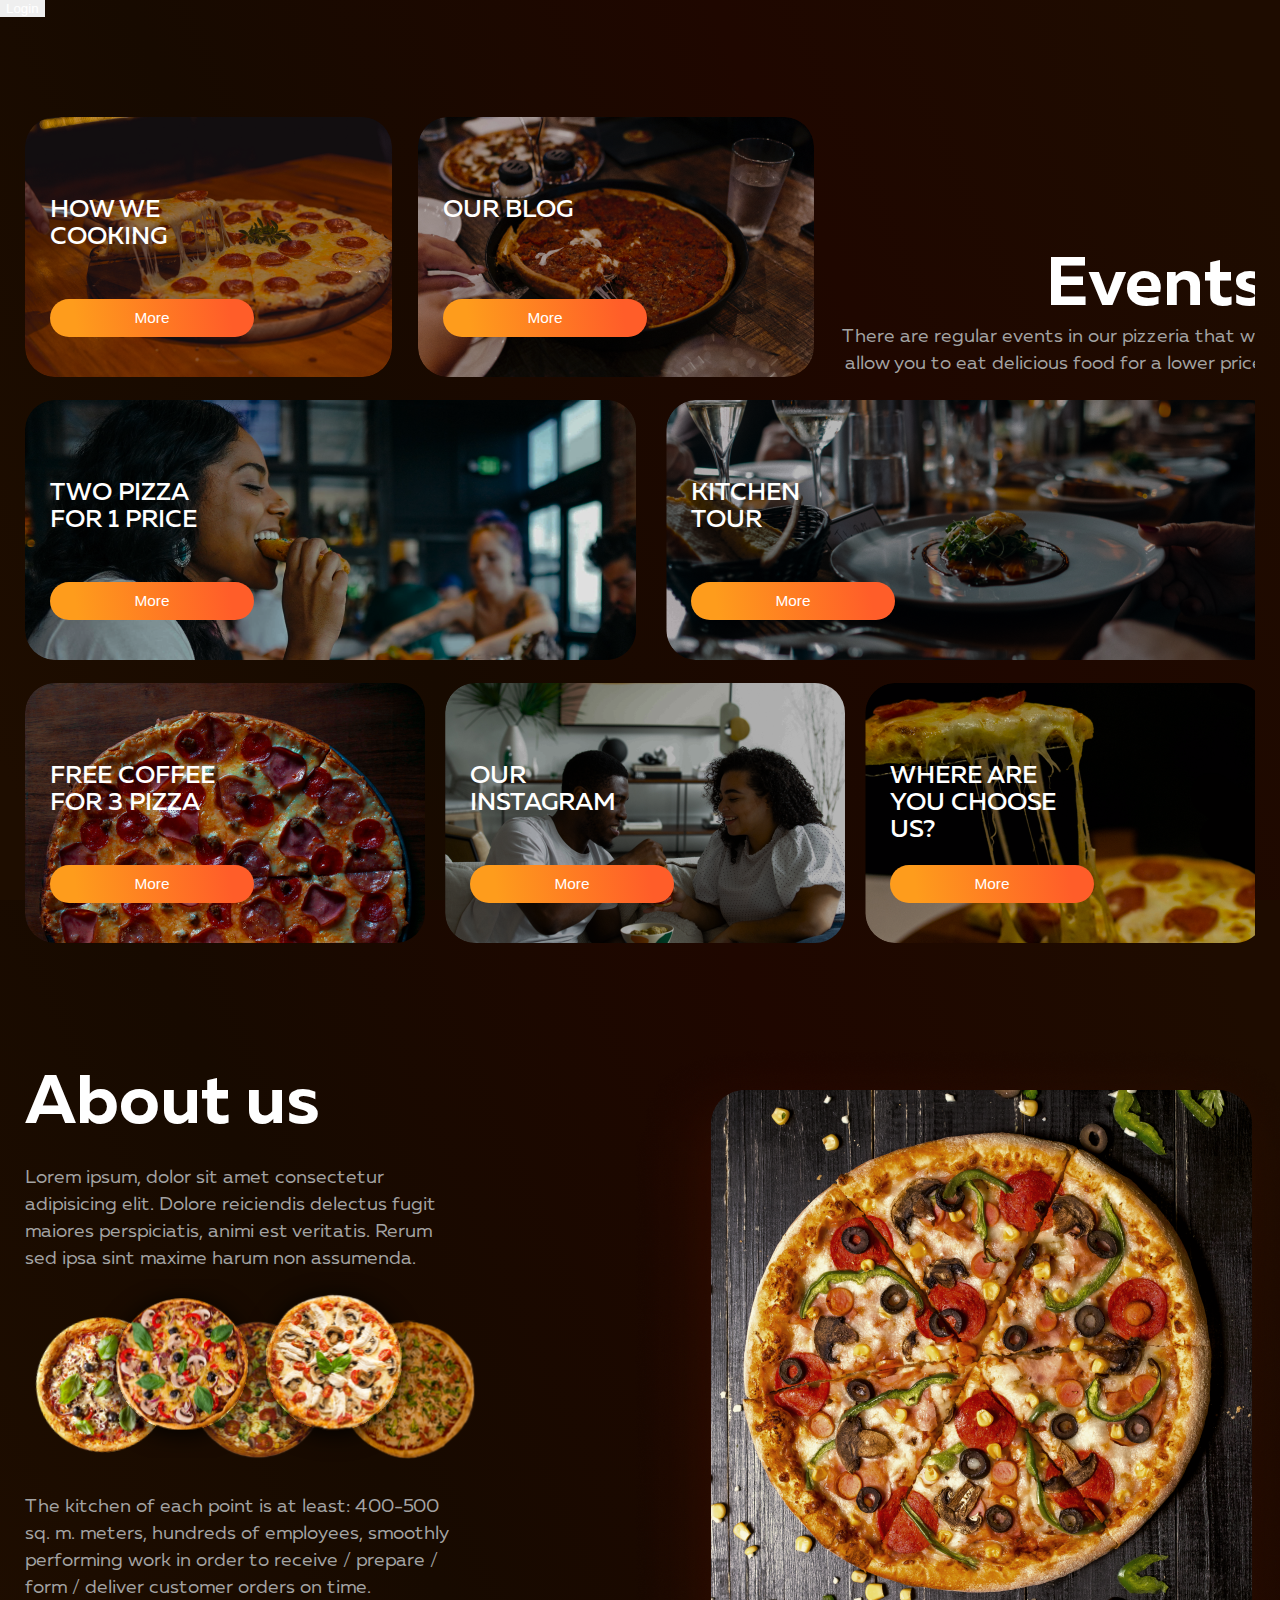
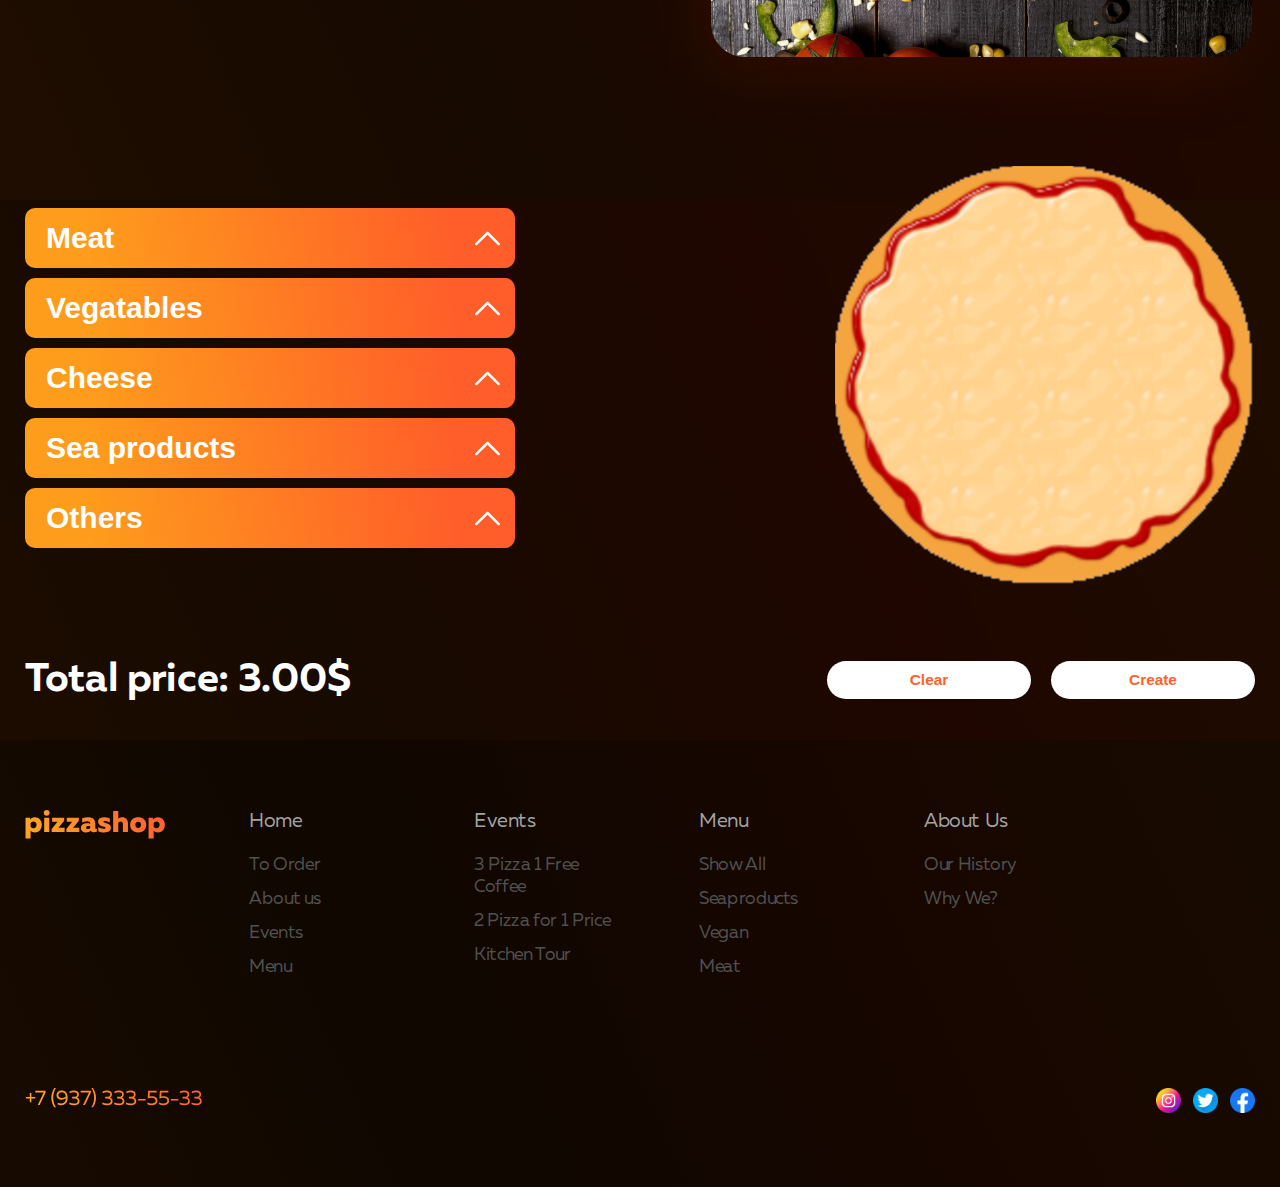
<file: index.html>
<!DOCTYPE html>
<html lang="en">
<head>
    <meta charset="UTF-8">
    <meta http-equiv="X-UA-Compatible" content="IE=edge">
    <meta name="viewport" content="width=device-width, initial-scale=1.0">
    <link rel="stylesheet" href="css/style.css">
    <script src="./js/scroll.js" defer></script>
    <script src="./js/constructorPizza.js" defer></script>
    <script src="./js/popup.js" defer></script>
    <title>Document</title>
</head>
<body>
    <button class="login">Login</button>
    <div class="login-menu">
        <div class="login">
            <div class="login__container">
                <div class="login__left">
                    <h2 class="login__left-title">Pizza</h2>

                    <div class="login__left-description">
                        Order or create your own pizza
                    </div>
                    <div class="login__left-image">
                        <img src="./img/aboutUs/mainpizza.png" alt="pizza">
                    </div>
                    <span class="login__author">
                        Created by ChatGPT :)
                    </span>
                </div>
                <div class="login__right">
                    <div class="login__right-top">
                        <p>Not a member?</p><span class="signup-span">Sign up now</span>
                    </div>
                    <h1 class="login__form-title" >Sign in to Pizza</h1>
                    <form class="login__form" id="signin-form">
                        <div class="login__data">
                            <label class="login__item-text">Username</label>
                            <input type="text" class="login__input" id="signin-name">
                        </div>
                        <div class="login__password">
                            <label class="login__item-text">Password</label>
                            <input type="password" class="login__input" id="signin-password">
                            <label class="login__forgot" id="forgot-input">Forgot password?</label>
                        </div>
                        <button class="login__form-button signin-btn">
                            Sign in
                        </button>
                    </form>
                    <form class="login__form" id="signup-form">
                        <div class="login__data">
                            <label class="login__item-text">Username</label>
                            <input type="text" class="login__input" id="username-input" placeholder="James" !important>
                        </div>
                        <div class="login__email">
                            <label class="login__item-text">Email</label>
                            <input type="email" class="login__input" id="email-input" placeholder="james@gmail.com">
                        </div>
                        <div class="login__password">
                            <div class="login__wrapper">
                                <label class="login__item-text">Password</label>
                                <label class="generate">Generate</label>
                            </div>
                            <input type="text" class="login__input" id="password-input" placeholder="12345678   (min.length - 8)">
                        </div>
                        <button class="login__form-button signup-btn">
                            Sign up
                        </button>
                    </form>
                    <form class="login__form" id="forgot-form">
                        <div class="login__password-1">
                            <label class="login__item-text">New password</label>
                            <input type="password" class="login__input" id="signin-password-1" placeholder="12345678   (min.length - 8)">
                        </div>
                        <div class="login__password">
                            <label class="login__item-text">Verify password</label>
                            <input type="password" class="login__input" id="signin-password-2" >
                        </div>
                        <button class="login__form-button" id="change-btn">
                            Change
                        </button>
                    </form>
                </div>
            </div>
        </div>
    </div>
    <section class="section-events" id="events">
        <div class="container">
            <div class="events">
                <div class="events__section-first">
                    <div class="events__item">
                        <div class="events__title title" id="cook">
                            HOW WE COOKING
                        </div>
                        <a href="more.html"><button class="button events__button">
                            More
                        </button></a>
                    </div>
                    <div class="events__item" id="blog">
                        <div class="events__title title">
                            OUR BLOG
                        </div>
                        <a href="more.html"><button class="button events__button">
                            More
                        </button></a>
                    </div>
                    <div class="events__paragraph">
                        <div class="head events__header">
                            Events
                        </div>
                        <div class="description events__description">
                            There are regular events in our pizzeria that will allow you to eat delicious food for a lower price!
                        </div>
                    </div>
                </div>
                <div class="events__section-second">
                    <div class="events__item-second">
                        <div class="events__title title" id="twopizza">
                            TWO PIZZA FOR 1 PRICE
                        </div>
                        <a href="more.html"><button class="button events__button">
                            More
                        </button></a>
                    </div>
                    <div class="events__item-second">
                        <div class="events__title title" id="tour">
                            KITCHEN TOUR
                        </div>
                        <a href="more.html"><button class="button events__button">
                            More
                        </button></a>
                    </div>
                </div>
                <div class="events__section-third">
                    <div class="events__item-third">
                        <div class="events__title title" id="coffee">
                            FREE COFFEE FOR 3 PIZZA
                        </div>
                        <a href="more.html"><button class="button events__button">
                            More
                        </button></a>
                    </div>
                    <div class="events__item-third">
                        <div class="events__title title" id="social">
                            OUR INSTAGRAM
                        </div>
                        <a href="more.html"><button class="button events__button">
                            More
                        </button></a>
                    </div>
                    <div class="events__item-third">
                        <div class="events__title title" id="whywe">
                            WHERE ARE YOU CHOOSE US?
                        </div>
                        <a href="more.html"><button class="button events__button">
                            More
                        </button></a>
                    </div>
            </div>
        </div>
    </section>
    <section class="section-about" id="about">
        <div class="container">
            <div class="about">
                <div class="about__item about__left">
                    <div class="head about__header">
                        About us
                    </div>
                    <div class="description about__description">
                        Lorem ipsum, dolor sit amet consectetur adipisicing elit. Dolore reiciendis delectus fugit maiores perspiciatis, animi est veritatis. Rerum sed ipsa sint maxime harum non assumenda.
                    </div>
                    <div class="about__image">
                        <img src="./img/aboutUs/varietyofpizza.svg" alt="img">
                    </div>
                    <div class="description about__description">
                        The kitchen of each point is at least: 400-500 sq. m. meters, hundreds of employees, smoothly performing work in order to receive / prepare / form / deliver customer orders on time.
                    </div>
                </div>
                <div class="about__item about__right">
                    <div class="about__pizza">
                        <img src="./img/aboutUs/mainpizza.png" alt="img">
                    </div>
                </div>
            </div>
        </div>
    </section>
    <section class="section-constructor" id="constructor">
        <div class="container">
            <div class="constructor">
                <div class="constructor__wrapper">
                    <div class="constructor__left">
                        <ul class="constructor__list">
                            <li class="constructor__list-item">
                                <div class="constructor__button-wrapper">
                                    <button class="constructor__button" type="button">
                                        Meat
                                    </button>
                                </div>
                                <div class="constructor__choose hidden"> <!--hidden-->
                                    <div class="constructor__block">
                                        <label for="check_1" class="constructor__choose-item" data-price="1">
                                            <span class="constructor__choose-image">
                                                <img src="./img/constructor/salami-choose.svg" alt="salami">
                                            </span>
                                            <span class="constructor__choose-name">
                                                Paperonni
                                            </span>
                                            <span class="constructor__choose-price">
                                                1$
                                            </span>
                                        </lable>
                                        <input type="checkbox" class="constructor__choose-input" id="check_1">
                                    </div>
                                    <div class="constructor__block">
                                        <label for="check_2" class="constructor__choose-item" data-price="0.8">
                                            <span class="constructor__choose-image">
                                                <img src="./img/constructor/backon-choose.svg" alt="backon">
                                            </span>
                                            <span class="constructor__choose-name">
                                                Backon
                                            </span>
                                            <span class="constructor__choose-price">
                                                0.8$
                                            </span>
                                        </lable>
                                        <input type="checkbox" class="constructor__choose-input" id="check_2">
                                    </div>
                                    <div class="constructor__block">
                                        <label for="check_3" class="constructor__choose-item" data-price="1.2">
                                            <span class="constructor__choose-image">
                                                <img src="./img/constructor/st-choose.svg" alt="Steak">
                                            </span>
                                            <span class="constructor__choose-name">
                                                Steak
                                            </span>
                                            <span class="constructor__choose-price">
                                                1.2$
                                            </span>
                                        </lable>
                                        <input type="checkbox" class="constructor__choose-input" id="check_3">
                                    </div>
                                </div>
                            </li>
                            <li class="constructor__list-item">
                                <div class="constructor__button-wrapper">
                                    <button class="constructor__button" type="button">
                                        Vegatables
                                    </button>
                                </div>
                                <div class="constructor__choose hidden"> <!--hidden-->
                                    <div class="constructor__block">
                                        <label for="check_4" class="constructor__choose-item" data-price="0.5">
                                            <span class="constructor__choose-image">
                                                <img src="./img/constructor/tomatoes-choosr.svg" alt="tomatoes">
                                            </span>
                                            <span class="constructor__choose-name">
                                                Tomatoes
                                            </span>
                                            <span class="constructor__choose-price">
                                                0.5$
                                            </span>
                                        </lable>
                                        <input type="checkbox" class="constructor__choose-input" id="check_4">
                                    </div>
                                    <div class="constructor__block">
                                        <label for="check_5" class="constructor__choose-item" data-price="0.6">
                                            <span class="constructor__choose-image">
                                                <img src="./img/constructor/mashrooms-choose.svg" alt="salami">
                                            </span>
                                            <span class="constructor__choose-name">
                                                Mashrooms
                                            </span>
                                            <span class="constructor__choose-price">
                                                0.6$
                                            </span>
                                        </lable>
                                        <input type="checkbox" class="constructor__choose-input" id="check_5">
                                    </div>
                                </div>
                            </li>
                            <li class="constructor__list-item">
                                <div class="constructor__button-wrapper">
                                    <button class="constructor__button" type="button">
                                        Cheese
                                    </button>
                                </div>
                                <div class="constructor__choose hidden"> <!--hidden-->
                                    <div class="constructor__block">
                                        <label for="check_6" class="constructor__choose-item" data-price="0.65">
                                            <span class="constructor__choose-image">
                                                <img src="./img/constructor/cheese-slice.svg" alt="cheese">
                                            </span>
                                            <span class="constructor__choose-name">
                                                Cheese slices
                                            </span>
                                            <span class="constructor__choose-price">
                                                0.65$
                                            </span>
                                        </lable>
                                        <input type="checkbox" class="constructor__choose-input" id="check_6">
                                    </div>
                                </div>
                            </li>
                            <li class="constructor__list-item">
                                <div class="constructor__button-wrapper">
                                    <button class="constructor__button" type="button">
                                        Sea products
                                    </button>
                                </div>
                                <div class="constructor__choose hidden"> <!--hidden-->
                                    <div class="constructor__block">
                                        <label for="check_7" class="constructor__choose-item" data-price="1.5">
                                            <span class="constructor__choose-image">
                                                <img src="./img/constructor/shrimp.svg" alt="shrimp">
                                            </span>
                                            <span class="constructor__choose-name">
                                                Shripms
                                            </span>
                                            <span class="constructor__choose-price">
                                                1.5$
                                            </span>
                                        </lable>
                                        <input type="checkbox" class="constructor__choose-input" id="check_7">
                                    </div>
                                </div>
                            </li>
                            <li class="constructor__list-item">
                                <div class="constructor__button-wrapper">
                                    <button class="constructor__button" type="button">
                                        Others
                                    </button>
                                </div>
                                <div class="constructor__choose hidden"> <!--hidden-->
                                    <div class="constructor__block">
                                        <label for="check_8" class="constructor__choose-item" data-price="0.3">
                                            <span class="constructor__choose-image">
                                                <img src="./img/constructor/olive.svg" alt="olive">
                                            </span>
                                            <span class="constructor__choose-name">
                                                Olives
                                            </span>
                                            <span class="constructor__choose-price">
                                                0.3$
                                            </span>
                                        </lable>
                                        <input type="checkbox" class="constructor__choose-input" id="check_8">
                                    </div>
                                    <div class="constructor__block">
                                        <label for="check_9" class="constructor__choose-item" data-price="0.15">
                                            <span class="constructor__choose-image">
                                                <img src="./img/constructor/onion.svg" alt="onion">
                                            </span>
                                            <span class="constructor__choose-name">
                                                Onion rings
                                            </span>
                                            <span class="constructor__choose-price">
                                                0.15$
                                            </span>
                                        </lable>
                                        <input type="checkbox" class="constructor__choose-input" id="check_9">
                                    </div>
                                </div>
                            </li>
                        </ul>
                    </div>
                    <div class="constructor__right">
                        <img class="constructor__right-basis" src="./img/constructor/osnova.png" alt="pizza basis">
                        <label for="check_1">
                            <img class="constructor__pizza-item hidden" src="./img/constructor/paperoni.svg" alt="paperoni">
                        </label>
                        <label for="check_2">
                            <img class="constructor__pizza-item hidden" src="./img/constructor/backon.svg" alt="backon">
                        </label>
                        <label for="check_3">
                            <img class="constructor__pizza-item hidden" src="./img/constructor/bq.svg" alt="bq">
                        </label>
                        <label for="check_4">
                            <img class="constructor__pizza-item hidden" src="./img/constructor/tomatoes.svg" alt="tomatoes">
                        </label>
                        <label for="check_5">
                            <img class="constructor__pizza-item hidden" src="./img/constructor/mashrooms.svg" alt="mashrooms">
                        </label>
                        <label for="check_6">
                            <img class="constructor__pizza-item hidden" src="./img/constructor/cheese.svg" alt="cheese">
                        </label>
                        <label for="check_7">
                            <img class="constructor__pizza-item hidden" src="./img/constructor/shrimps-choose.svg" alt="shreemps">
                        </label>
                        <label for="check_8">
                            <img class="constructor__pizza-item hidden" src="./img/constructor/olives-choose.svg" alt="olives">
                        </label>
                        <label for="check_9">
                            <img class="constructor__pizza-item hidden" src="./img/constructor/onion-choose.svg" alt="onion rings">
                        </label>
                    </div>
                </div>
                <div class="constructor__bottom">
                    <div class="constructor__totalprice">
                       Total price: <span class="price">3.00</span>$
                    </div>
                    <div class="constructor__btns">
                        <button class="button constructor__clear">
                            Clear
                        </button>
                        <button class="button constructor__create">
                            Create
                        </button>
                    </div>
                </div>
            </div>
        </div>
    </section>
    <footer class="section-footer">
        <div class="container">
            <div class="footer">
                <div class="footer__item">
                    <div class="footer__left">
                        <div class="footer__logo">
                            <img src="./img/footer/pizzashop.svg" alt="Logo">
                        </div>
                    </div>
                    <div class="footer__right">
                        <div class="footer__wrapper">
                            <div class="footer__header">Home</div>
                            <ul class="footer__list">
                                <li class="list footer__list-item"><a class="link" href="#order">To Order</a></li>
                                <li class="list footer__list-item"><a class="link" href="#about">About us</a></li>
                                <li class="list footer__list-item"><a class="link" href="#events">Events</a></li>
                                <li class="list footer__list-item"><a class="link" href="#menu">Menu</a></li>
                            </ul>
                        </div>
                        <div class="footer__wrapper">
                            <div class="footer__header">Events</div>
                            <ul class="footer__list">
                                <li class="list footer__list-item"><a class="link" href="#coffee">3 Pizza 1 Free Coffee</a></li>
                                <li class="list footer__list-item"><a class="link" href="#twopizza">2 Pizza for 1 Price</a></li>
                                <li class="list footer__list-item"><a class="link" href="#tour">Kitchen Tour</a></li>
                            </ul>
                        </div>
                        <div class="footer__wrapper">
                            <div class="footer__header">Menu</div>
                            <ul class="footer__list">
                                <li class="list footer__list-item"><a class="link" href="#all">Show All</a></li>
                                <li class="list footer__list-item"><a class="link" href="seaproducts">Seaproducts</a></li>
                                <li class="list footer__list-item"><a class="link" href="#vegan">Vegan</a></li>
                                <li class="list footer__list-item"><a class="link" href="#meat">Meat</a></li>
                            </ul>
                        </div>
                        <div class="footer__wrapper">
                            <div class="footer__header">About Us</div>
                            <ul class="footer__list">
                                <li class="list footer__list-item"><a class="link" href="#blog">Our History</a></li>
                                <li class="list footer__list-item"><a class="link" href="#whywe">Why We?</a></li>
                            </ul>
                        </div>
                    </div>
                </div>
                <div class="footer__bottom">
                    <div class="footer__number">
                        <img src="./img/footer/number.svg" alt="Number">
                    </div>
                    <div class="footer__social">
                        <a><img src="./img/footer/free-icon-instagram-3955024.png" alt="instagram"></a>
                        <a><img src="./img/footer/free-icon-twitter-3670211.png" alt="twitter"></a>
                        <a><img src="./img/footer/free-icon-facebook-5968764.png" alt="facebook"></a>
                    </div>
                </div>
            </div>
        </div>
    </footer>
</body>
</html>
</file>
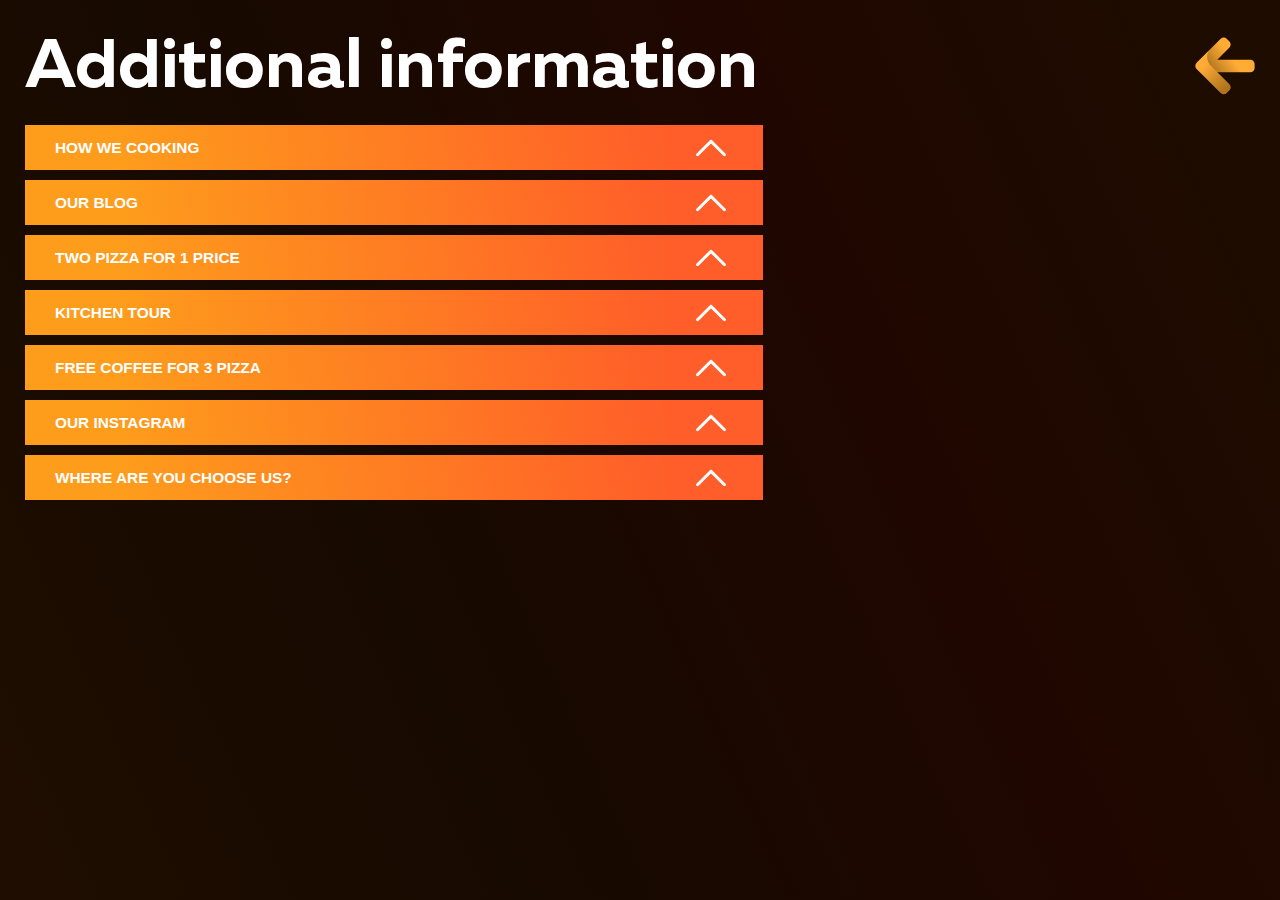
<file: more.html>
<!DOCTYPE html>
<html lang="en">
<head>
    <meta charset="UTF-8">
    <meta http-equiv="X-UA-Compatible" content="IE=edge">
    <meta name="viewport" content="width=device-width, initial-scale=1.0">
    <link rel="stylesheet" href="css/style.css">
    <script src="./js/moreTabs.js" defer></script>
    <title>Pizza</title>
</head>
<body>
    <section class="section-information">
        <div class="container">
            <div class="information">
                <div class="information__header-wrapper">
                    <h1 class="information__header">Additional information</h1>
                    <div class="information__back">
                        <a href="index.html"><img src="./img/more/left-arrow-yellow-gradient-16171.svg" alt="back"></a>
                    </div>
                </div>
                <div class="information__wrapper">
                    <ul class="information__list">
                        <li class="information__list-wrap">
                            <div class="information__button-wrapper">
                                <button class="information__button" type="button">
                                    HOW WE COOKING
                                </button>
                            </div>
                            <div class="information__description hidden">
                                <p class="information__paragraph">Lorem ipsum dolor sit amet consectetur adipisicing elit. Pariatur veniam, autem eligendi voluptatum maiores iure cupiditate ad incidunt quaerat nobis corporis possimus beatae dolor voluptas similique doloremque ipsum consequatur suscipit quo commodi, iste illum eos magni fugit. Facilis, molestias in.</p>
                            </div>
                        </li>
                        <li class="information__list-wrap">
                            <div class="information__button-wrapper">
                                <button class="information__button" type="button">
                                    OUR BLOG
                                </button>
                            </div>
                            <div class="information__description hidden">
                                <p class="information__paragraph">Lorem ipsum dolor sit, amet consectetur adipisicing elit. Tempore quo eaque reprehenderit corrupti a esse, obcaecati praesentium at vel. Officiis sapiente dolore hic sint deserunt ut repellendus deleniti nobis rem!</p>
                            </div>
                        </li>
                        <li class="information__list-wrap">
                            <div class="information__button-wrapper">
                                <button class="information__button " type="button">
                                    TWO PIZZA FOR 1 PRICE
                                </button>
                            </div>
                            <div class="information__description hidden">
                                <p class="information__paragraph">Lorem ipsum dolor sit amet consectetur adipisicing elit. Pariatur veniam, autem eligendi voluptatum maiores iure cupiditate ad incidunt quaerat nobis corporis possimus beatae dolor voluptas similique doloremque ipsum consequatur suscipit quo commodi, iste illum eos magni fugit. Facilis, molestias in.</p>
                            </div>
                        </li>
                        <li class="information__list-wrap">
                            <div class="information__button-wrapper">
                                <button class="information__button " type="button">
                                    KITCHEN TOUR
                                </button>
                            </div>
                            <div class="information__description hidden">
                                <p class="information__paragraph">Lorem, ipsum dolor sit amet consectetur adipisicing elit. Amet fugiat fugit veritatis quas! Laudantium eius iste non officia nemo nihil quidem aperiam id libero fugit repellendus veniam culpa eaque, molestiae totam tenetur ipsam optio quasi.</p>
                            </div>
                        </li>
                        <li class="information__list-wrap">
                            <div class="information__button-wrapper">
                                <button class="information__button " type="button">
                                    FREE COFFEE FOR 3 PIZZA
                                </button>
                            </div>
                            <div class="information__description hidden">
                                <p class="information__paragraph">Lorem ipsum dolor sit amet consectetur, adipisicing elit. Doloribus est commodi voluptates beatae eligendi! Quidem culpa impedit optio nesciunt perspiciatis saepe laboriosam iusto ex dolorum.</p>
                            </div>
                        </li>
                        <li class="information__list-wrap">
                            <div class="information__button-wrapper">
                                <button class="information__button" type="button">
                                    OUR INSTAGRAM
                                </button>
                            </div>
                            <div class="information__description hidden">
                                <p class="information__paragraph">Lorem ipsum dolor sit amet consectetur adipisicing elit. Qui, excepturi! Fugit consequatur doloribus laudantium voluptatem sunt aperiam recusandae quae, atque totam veritatis nostrum numquam ratione.</p>
                                <div class="information__social-wrapper">
                                    <a href="#"><img class="information__social" src="./img/footer/free-icon-instagram-3955024.png" alt="instagram"></a>
                                    <a href="#"><img class="information__social" src="./img/footer/free-icon-twitter-3670211.png" alt="twitter"></a>
                                    <a href="#"><img class="information__social" src="./img/footer/free-icon-facebook-5968764.png" alt="facebook"></a>
                                </div>
                            </div>
                        </li>
                        <li class="information__list-wrap">
                            <div class="information__button-wrapper">
                                <button class="information__button " type="button">
                                    WHERE ARE YOU CHOOSE US?
                                </button>
                            </div>
                            <div class="information__description hidden">
                                <p class="information__paragraph">Lorem ipsum dolor, sit amet consectetur adipisicing elit. Vitae mollitia at ex aperiam veniam labore sed molestiae repellat explicabo ullam earum, facilis inventore beatae! Aspernatur sapiente, officiis eaque eius earum repudiandae quis in aut neque dolore delectus quo quia deleniti reiciendis debitis nemo.</p>
                            </div>
                        </li>
                    </ul>
                </div>
            </div>
        </div>
    </section>
</body>
</html>
</file>
<file: css/style.css>
/*common*/ /* http://meyerweb.com/eric/tools/css/reset/
   v5.0.1 | 20191019
   License: none (public domain)
*/
html, body, div, span, applet, object, iframe,
h1, h2, h3, h4, h5, h6, p, blockquote, pre,
a, abbr, acronym, address, big, cite, code,
del, dfn, em, img, ins, kbd, q, s, samp,
small, strike, strong, sub, sup, tt, var,
b, u, i, center,
dl, dt, dd, menu, ol, ul, li,
fieldset, form, label, legend,
table, caption, tbody, tfoot, thead, tr, th, td,
article, aside, canvas, details, embed,
figure, figcaption, footer, header, hgroup,
main, menu, nav, output, ruby, section, summary,
time, mark, audio, video {
  margin: 0;
  padding: 0;
  border: 0;
  font-size: 100%;
  font: inherit;
  vertical-align: baseline;
}

/* HTML5 display-role reset for older browsers */
article, aside, details, figcaption, figure,
footer, header, hgroup, main, menu, nav, section {
  display: block;
}

/* HTML5 hidden-attribute fix for newer browsers */
*[hidden] {
  display: none;
}

body {
  line-height: 1;
}

menu, ol, ul {
  list-style: none;
}

blockquote, q {
  quotes: none;
}

blockquote:before, blockquote:after,
q:before, q:after {
  content: "";
  content: none;
}

table {
  border-collapse: collapse;
  border-spacing: 0;
}

button {
  border: none;
}

input:focus {
  outline: 0;
}

:root {
  --button:linear-gradient(261.69deg, #FF5D29 12.12%, #FE9C1C 86.72%);
  --background:linear-gradient(245.71deg, #1E0C00 4.96%, #1F0700 33.7%, #170A00 68.41%, #1E0D00 96.42%);
  --grey:#A3A3A3;
  --footer:linear-gradient(245.71deg, #170A00 4.96%, #170600 33.7%, #0F0700 68.41%, #170A00 96.42%);
}

@font-face {
  font-family: "Muller";
  src: url(../fonts/MullerBold.ttf) format(truetype);
  font-weight: 800;
}
@font-face {
  font-family: "Muller";
  src: url(../fonts/MullerMedium.ttf) format(truetype);
  font-weight: 500;
}
@font-face {
  font-family: "Muller";
  src: url(../fonts/MullerRegular.ttf) format(truetype);
  font-weight: 400;
}
/*
padding 0 25px
*/
* {
  box-sizing: border-box;
}

body {
  width: 100%;
  height: 100vh;
  background: var(--background);
  font-family: "Muller";
  overflow-x: hidden;
}

.container {
  max-width: 1300px;
  margin: 0 auto;
  padding: 0 25px;
  width: 100%;
  overflow-x: hidden;
}

/*Events*/
.title {
  font-style: normal;
  font-weight: 500;
  font-size: 25px;
  line-height: 108.5%;
  color: #FFFFFF;
  max-width: 201px;
}

.button {
  width: 204px;
  height: 38px;
  background: var(--button);
  border-radius: 32px;
  font-weight: 500;
  font-size: 15.3846px;
  line-height: 108.5%;
  color: #FFFFFF;
}

.head {
  font-style: normal;
  font-weight: 800;
  font-size: 69.1697px;
  line-height: 109.5%;
  color: #FFFFFF;
}

.description {
  font-style: normal;
  font-weight: 400;
  font-size: 19px;
  line-height: 27px;
  color: var(--grey);
  max-width: 427px;
}

/*---footer---*/
.list {
  font-style: normal;
  font-weight: 400;
  font-size: 17.7249px;
  line-height: 125.68%;
  letter-spacing: -0.02em;
  color: #515151;
}

.link {
  text-decoration: none;
  font-style: none;
  font-weight: 400;
  font-size: 17.7249px;
  line-height: 125.68%;
  letter-spacing: -0.02em;
  color: #515151;
}

/*components*/
.events {
  margin-top: 100px;
  overflow-x: auto;
  position: relative;
}
.events::-webkit-scrollbar {
  width: 0px;
  height: 0px;
}
.events__section-first {
  display: grid;
  grid-template-columns: repeat(3, 1fr);
  grid-template-rows: 260px;
  align-items: flex-end;
  gap: 26px;
}
.events__item {
  min-height: 260px;
  border-radius: 30px;
}
.events__item:nth-child(1) {
  width: 100%;
  height: 100%;
  background: url(../img/events/howtocook.png) no-repeat;
  min-width: 367px;
}
.events__item:nth-child(2) {
  width: 100%;
  height: 100%;
  background: url(../img/events/blog.png) no-repeat;
  min-width: 396px;
}
.events__item:nth-child(2) button {
  margin-top: 75px;
}
.events__paragraph {
  min-width: 427px;
}
.events__title {
  padding-top: 80px;
  padding-left: 25px;
}
.events__button {
  transition: transform 0.5s;
  margin-top: 48px;
  margin-left: 25px;
}
.events__button:hover {
  transform: scale(0.95);
}
.events__header {
  text-align: right;
}
.events__description {
  text-align: right;
}
.events__section-second {
  width: 100%;
  padding-top: 23px;
  display: grid;
  grid-template-columns: repeat(2, 1fr);
  grid-template-rows: 260px;
  gap: 26px;
}
.events__item-second {
  border-radius: 30px;
}
.events__item-second:nth-child(1) {
  width: 100%;
  height: 100%;
  background: url(../img/events/two-pizza.png) no-repeat;
  min-width: 615px;
}
.events__item-second:nth-child(2) {
  width: 100%;
  height: 100%;
  background: url(../img/events/tour.png) no-repeat;
  min-width: 615px;
}
.events__section-third {
  padding-top: 23px;
  display: grid;
  grid-template-columns: repeat(3, 1fr);
  grid-template-rows: 260px;
  gap: 20px;
}
.events__item-third {
  border-radius: 30px;
  gap: 20px;
}
.events__item-third:nth-child(1) {
  width: 100%;
  height: 100%;
  background: url(../img/events/freecoffee.png) no-repeat;
  min-width: 400px;
}
.events__item-third:nth-child(2) {
  width: 100%;
  height: 100%;
  background: url(../img/events/insta.png) no-repeat;
  min-width: 400px;
}
.events__item-third:nth-child(3) {
  width: 100%;
  height: 100%;
  background: url(../img/events/chooseus.png) no-repeat;
  min-width: 400px;
}
.events__item-third:nth-child(3) button {
  margin-top: 21px;
}

.about {
  padding-top: 100px;
  display: flex;
  justify-content: space-between;
}
@media (max-width: 968px) {
  .about {
    padding-top: 65px;
    display: flex;
    flex-direction: column-reverse;
    justify-content: center;
  }
}
.about__left {
  padding-top: 23px;
}
@media (max-width: 968px) {
  .about__left {
    padding-left: 80px;
  }
}
@media (max-width: 708px) {
  .about__left {
    padding-left: 0px;
  }
}
.about__right {
  position: relative;
}
@media (max-width: 708px) {
  .about__header {
    font-size: 48px;
  }
}
.about__description {
  padding-top: 23px;
}
@media (max-width: 708px) {
  .about__description {
    font-size: 14px;
  }
}
.about__image {
  max-width: 450px;
}
.about__image img {
  width: 100%;
}
.about__pizza {
  display: flex;
  align-items: center;
  min-width: 220px;
  margin-right: -50px;
}
.about__pizza::before {
  content: "";
  width: 120px;
  height: 50px;
  background: url(../img/aboutUs/trap.svg) no-repeat;
}
@media (max-width: 1332px) {
  .about__pizza::before {
    display: none;
  }
}
@media (max-width: 968px) {
  .about__pizza {
    margin-right: 0px;
  }
}
@media (max-width: 281px) {
  .about__pizza {
    margin-right: 0px;
  }
}
.about__pizza img {
  width: 100%;
}
@media (max-width: 968px) {
  .about__pizza img {
    display: flex;
    justify-content: center;
    margin-left: -10px;
    margin-right: 0px;
  }
}
@media (max-width: 281px) {
  .about__pizza img {
    margin-left: -5px;
    margin-right: 0px;
  }
}

.section-footer {
  background: var(--footer);
  min-height: 297px;
  margin-top: 40px;
}
@media (max-width: 968px) {
  .section-footer {
    margin-top: 58px;
  }
}

.footer {
  padding: 70px 0;
}
.footer__item {
  display: flex;
}
@media (max-width: 708px) {
  .footer__item {
    display: block;
  }
}
.footer__right {
  width: 900px;
  padding-left: 84px;
  display: grid;
  grid-template-columns: repeat(4, 1fr);
  gap: 84px;
}
@media (max-width: 1160px) {
  .footer__right {
    padding-left: 64px;
    gap: 30px;
  }
}
@media (max-width: 968px) {
  .footer__right {
    padding-left: 40px;
    gap: 20px;
  }
}
@media (max-width: 708px) {
  .footer__right {
    padding-top: 58px;
    padding-left: 0;
    grid-template-columns: repeat(2, 170px);
    column-gap: 80px;
    grid-template-rows: repeat(2, 168px);
  }
}
@media (max-width: 424px) {
  .footer__right {
    grid-template-columns: repeat(2, 150px);
    column-gap: 0px;
  }
}
.footer__header {
  font-style: normal;
  font-weight: 400;
  font-size: 19.6259px;
  line-height: 125.68%;
  letter-spacing: -0.02em;
  color: #A3A3A3;
}
@media (max-width: 968px) {
  .footer__header {
    font-size: 17px;
  }
}
.footer__list {
  padding-top: 19px;
  display: flex;
  flex-direction: column;
  gap: 12px;
}
.footer__list-item {
  transition: color 0.5s;
}
.footer__list-item a:hover {
  color: #7a7676;
}
@media (max-width: 968px) {
  .footer__list-item {
    font-size: 14px;
  }
}
.footer__bottom {
  display: flex;
  padding-top: 110px;
  justify-content: space-between;
}
@media (max-width: 424px) {
  .footer__number img {
    width: 124px;
  }
}
.footer__social {
  display: flex;
  gap: 12px;
}
@media (max-width: 968px) {
  .footer__social {
    padding-right: 10px;
  }
}
.footer__social img {
  width: 25px;
  height: 25px;
  transition: transform 0.5s;
}
.footer__social img:hover {
  transform: scale(1.1);
}
@media (max-width: 424px) {
  .footer__social img {
    width: 19px;
    height: 19px;
  }
}

.section-information {
  padding-top: 30px;
}

.information__back img {
  width: 60px;
}
@media (max-width: 708px) {
  .information__back img {
    width: 40px;
  }
}
@media (max-width: 424px) {
  .information__back img {
    width: 30px;
  }
}
.information__header {
  font-style: normal;
  font-weight: 800;
  font-size: 69.1697px;
  line-height: 109.5%;
  color: #FFFFFF;
}
@media (max-width: 968px) {
  .information__header {
    font-size: 50px;
  }
}
@media (max-width: 708px) {
  .information__header {
    font-size: 30px;
  }
}
@media (max-width: 424px) {
  .information__header {
    font-size: 23px;
  }
}
.information__header-wrapper {
  display: flex;
  justify-content: space-between;
  align-items: center;
}
.information__wrapper {
  padding-top: 20px;
}
.information__list {
  display: flex;
  flex-direction: column;
  row-gap: 10px;
}
.information__button {
  background: none;
  width: 95%;
  height: 45px;
  text-align: left;
  padding-left: 30px;
  font-weight: 700;
  font-size: 15.3846px;
  line-height: 108.5%;
  color: #FFFFFF;
  background-image: url("data:image/svg+xml,%3C%3Fxml version='1.0' encoding='iso-8859-1'%3F%3E%3C!-- Generator: Adobe Illustrator 19.0.0, SVG Export Plug-In .SVG Version: 6.00 Build 0) --%3E%3Csvg version='1.1' fill='%23ffffff' id='Capa_1' xmlns='http://www.w3.org/2000/svg' xmlns:xlink='http://www.w3.org/1999/xlink' x='0px' y='0px' viewBox='0 0 240.835 240.835' style='enable-background:new 0 0 240.835 240.835;' xml:space='preserve'%3E%3Cg%3E%3Cpath id='Expand_Less' d='M129.007,57.819c-4.68-4.68-12.499-4.68-17.191,0L3.555,165.803c-4.74,4.74-4.74,12.427,0,17.155 c4.74,4.74,12.439,4.74,17.179,0l99.683-99.406l99.671,99.418c4.752,4.74,12.439,4.74,17.191,0c4.74-4.74,4.74-12.427,0-17.155 L129.007,57.819z'/%3E%3Cg%3E%3C/g%3E%3Cg%3E%3C/g%3E%3Cg%3E%3C/g%3E%3Cg%3E%3C/g%3E%3Cg%3E%3C/g%3E%3Cg%3E%3C/g%3E%3C/g%3E%3Cg%3E%3C/g%3E%3Cg%3E%3C/g%3E%3Cg%3E%3C/g%3E%3Cg%3E%3C/g%3E%3Cg%3E%3C/g%3E%3Cg%3E%3C/g%3E%3Cg%3E%3C/g%3E%3Cg%3E%3C/g%3E%3Cg%3E%3C/g%3E%3Cg%3E%3C/g%3E%3Cg%3E%3C/g%3E%3Cg%3E%3C/g%3E%3Cg%3E%3C/g%3E%3Cg%3E%3C/g%3E%3Cg%3E%3C/g%3E%3C/svg%3E%0A");
  background-repeat: no-repeat;
  background-size: contain;
  background-position: right;
  outline: none;
  background-size: 30px;
}
@media (max-width: 340px) {
  .information__button {
    font-size: 13px;
  }
}
.information__button-wrapper {
  min-width: 410px;
  width: 60%;
  background: var(--button);
}
@media (max-width: 424px) {
  .information__button-wrapper {
    font-size: 50px;
    min-width: 340px;
  }
}
@media (max-width: 340px) {
  .information__button-wrapper {
    font-size: 50px;
    min-width: 270px;
  }
}
.information__button-active {
  background-image: url("data:image/svg+xml,%3C%3Fxml version='1.0' encoding='iso-8859-1'%3F%3E%3C!-- Generator: Adobe Illustrator 16.0.0, SVG Export Plug-In .SVG Version: 6.00 Build 0) --%3E%3C!DOCTYPE svg PUBLIC '-//W3C//DTD SVG 1.1//EN' 'http://www.w3.org/Graphics/SVG/1.1/DTD/svg11.dtd'%3E%3Csvg version='1.1' id='Capa_1' fill='%23ffffff' xmlns='http://www.w3.org/2000/svg' xmlns:xlink='http://www.w3.org/1999/xlink' x='0px' y='0px' width='451.847px' height='451.847px' viewBox='0 0 451.847 451.847' style='enable-background:new 0 0 451.847 451.847;' xml:space='preserve'%3E%3Cg%3E%3Cpath d='M225.923,354.706c-8.098,0-16.195-3.092-22.369-9.263L9.27,151.157c-12.359-12.359-12.359-32.397,0-44.751 c12.354-12.354,32.388-12.354,44.748,0l171.905,171.915l171.906-171.909c12.359-12.354,32.391-12.354,44.744,0 c12.365,12.354,12.365,32.392,0,44.751L248.292,345.449C242.115,351.621,234.018,354.706,225.923,354.706z'/%3E%3C/g%3E%3Cg%3E%3C/g%3E%3Cg%3E%3C/g%3E%3Cg%3E%3C/g%3E%3Cg%3E%3C/g%3E%3Cg%3E%3C/g%3E%3Cg%3E%3C/g%3E%3Cg%3E%3C/g%3E%3Cg%3E%3C/g%3E%3Cg%3E%3C/g%3E%3Cg%3E%3C/g%3E%3Cg%3E%3C/g%3E%3Cg%3E%3C/g%3E%3Cg%3E%3C/g%3E%3Cg%3E%3C/g%3E%3Cg%3E%3C/g%3E%3C/svg%3E%0A");
}
.information__description {
  min-width: 230px;
  padding: 15px 30px;
  max-width: 60%;
  height: auto;
}
@media (max-width: 360px) {
  .information__description {
    padding-top: 15px;
    padding-left: 5px;
  }
}
.information__social {
  width: 25px;
  height: 25px;
}
.information__social-wrapper {
  padding-top: 5px;
  display: flex;
  gap: 25px;
}
.information__paragraph {
  font-weight: 400;
  font-size: 14px;
  line-height: 20px;
  color: #A3A3A3;
  max-width: 90%;
}
@media (max-width: 708px) {
  .information__paragraph {
    min-width: 380px;
    font-size: 12px;
  }
}
@media (max-width: 424px) {
  .information__paragraph {
    min-width: 260px;
  }
}
.hidden {
  display: none;
}

.section-constructor {
  padding-top: 20px;
}

.constructor__wrapper {
  display: flex;
  justify-content: space-between;
  align-items: center;
}
@media (max-width: 1020px) {
  .constructor__wrapper {
    display: flex;
    flex-direction: column;
    align-items: center;
  }
}
.constructor__list {
  display: flex;
  flex-direction: column;
  row-gap: 10px;
}
.constructor__button {
  background: transparent;
  outline: none;
  font-weight: 400;
  font-size: 30px;
  line-height: 40px;
  color: #FFF;
  font-weight: 700;
  width: 100%;
  text-align: left;
  background-image: url("data:image/svg+xml,%3C%3Fxml version='1.0' encoding='iso-8859-1'%3F%3E%3C!-- Generator: Adobe Illustrator 19.0.0, SVG Export Plug-In .SVG Version: 6.00 Build 0) --%3E%3Csvg version='1.1' fill='%23ffffff' id='Capa_1' xmlns='http://www.w3.org/2000/svg' xmlns:xlink='http://www.w3.org/1999/xlink' x='0px' y='0px' viewBox='0 0 240.835 240.835' style='enable-background:new 0 0 240.835 240.835;' xml:space='preserve'%3E%3Cg%3E%3Cpath id='Expand_Less' d='M129.007,57.819c-4.68-4.68-12.499-4.68-17.191,0L3.555,165.803c-4.74,4.74-4.74,12.427,0,17.155 c4.74,4.74,12.439,4.74,17.179,0l99.683-99.406l99.671,99.418c4.752,4.74,12.439,4.74,17.191,0c4.74-4.74,4.74-12.427,0-17.155 L129.007,57.819z'/%3E%3Cg%3E%3C/g%3E%3Cg%3E%3C/g%3E%3Cg%3E%3C/g%3E%3Cg%3E%3C/g%3E%3Cg%3E%3C/g%3E%3Cg%3E%3C/g%3E%3C/g%3E%3Cg%3E%3C/g%3E%3Cg%3E%3C/g%3E%3Cg%3E%3C/g%3E%3Cg%3E%3C/g%3E%3Cg%3E%3C/g%3E%3Cg%3E%3C/g%3E%3Cg%3E%3C/g%3E%3Cg%3E%3C/g%3E%3Cg%3E%3C/g%3E%3Cg%3E%3C/g%3E%3Cg%3E%3C/g%3E%3Cg%3E%3C/g%3E%3Cg%3E%3C/g%3E%3Cg%3E%3C/g%3E%3Cg%3E%3C/g%3E%3C/svg%3E%0A");
  background-repeat: no-repeat;
  background-size: contain;
  background-position: right;
  outline: none;
  background-size: 25px;
}
@media (max-width: 424px) {
  .constructor__button {
    font-size: 25px;
    line-height: 38px;
  }
}
.constructor__button-wrapper {
  display: flex;
  align-items: center;
  min-width: 490px;
  height: 60px;
  background: var(--button);
  border-radius: 10px;
  padding: 0 15px;
}
@media (max-width: 520px) {
  .constructor__button-wrapper {
    min-width: 400px;
  }
}
@media (max-width: 424px) {
  .constructor__button-wrapper {
    min-width: 300px;
  }
}
.constructor__button-active {
  background-image: url("data:image/svg+xml,%3C%3Fxml version='1.0' encoding='iso-8859-1'%3F%3E%3C!-- Generator: Adobe Illustrator 16.0.0, SVG Export Plug-In .SVG Version: 6.00 Build 0) --%3E%3C!DOCTYPE svg PUBLIC '-//W3C//DTD SVG 1.1//EN' 'http://www.w3.org/Graphics/SVG/1.1/DTD/svg11.dtd'%3E%3Csvg version='1.1' id='Capa_1' fill='%23ffffff' xmlns='http://www.w3.org/2000/svg' xmlns:xlink='http://www.w3.org/1999/xlink' x='0px' y='0px' width='451.847px' height='451.847px' viewBox='0 0 451.847 451.847' style='enable-background:new 0 0 451.847 451.847;' xml:space='preserve'%3E%3Cg%3E%3Cpath d='M225.923,354.706c-8.098,0-16.195-3.092-22.369-9.263L9.27,151.157c-12.359-12.359-12.359-32.397,0-44.751 c12.354-12.354,32.388-12.354,44.748,0l171.905,171.915l171.906-171.909c12.359-12.354,32.391-12.354,44.744,0 c12.365,12.354,12.365,32.392,0,44.751L248.292,345.449C242.115,351.621,234.018,354.706,225.923,354.706z'/%3E%3C/g%3E%3Cg%3E%3C/g%3E%3Cg%3E%3C/g%3E%3Cg%3E%3C/g%3E%3Cg%3E%3C/g%3E%3Cg%3E%3C/g%3E%3Cg%3E%3C/g%3E%3Cg%3E%3C/g%3E%3Cg%3E%3C/g%3E%3Cg%3E%3C/g%3E%3Cg%3E%3C/g%3E%3Cg%3E%3C/g%3E%3Cg%3E%3C/g%3E%3Cg%3E%3C/g%3E%3Cg%3E%3C/g%3E%3Cg%3E%3C/g%3E%3C/svg%3E%0A");
}
.constructor__choose {
  padding-top: 10px;
  display: flex;
  gap: 20px;
  flex-wrap: wrap;
}
.constructor__block {
  position: relative;
  width: 100px;
  height: 125px;
}
.constructor__choose-item {
  width: 100%;
  height: 100%;
  background: #FFF;
  display: flex;
  flex-direction: column;
  align-items: center;
  justify-content: center;
  border-radius: 10px;
}
.constructor__choose-item:hover {
  border: 2px solid orange;
}
.constructor__choose-image {
  padding-top: 5px;
}
.constructor__choose-image img {
  max-width: 63px;
  height: 65px;
}
.constructor__choose-name {
  padding-top: 4px;
  font-weight: 500;
  font-size: 13px;
}
.constructor__choose-price {
  padding-top: 8px;
  font-weight: 500;
  font-size: 16px;
  line-height: 109.5%;
}
.constructor__choose-input {
  position: absolute;
  top: 5px;
  right: 2px;
}
.constructor__right {
  position: relative;
}
@media (max-width: 1020px) {
  .constructor__right {
    margin-top: 40px;
  }
}
@media (max-width: 360px) {
  .constructor__right-basis {
    display: none;
  }
}
@media (max-width: 360px) {
  .constructor__right label img {
    display: none;
  }
}
.constructor__pizza-item {
  top: 45px;
  right: 50px;
  position: absolute;
}
.constructor__bottom {
  display: flex;
  justify-content: space-between;
  align-items: center;
  padding-top: 70px;
}
@media (max-width: 968px) {
  .constructor__bottom {
    display: flex;
    flex-direction: column;
  }
}
@media (max-width: 360px) {
  .constructor__bottom {
    padding-top: 0;
  }
}
.constructor__totalprice {
  font-weight: 700;
  font-size: 40px;
  color: #FFF;
}
@media (max-width: 520px) {
  .constructor__totalprice {
    font-size: 34px;
  }
}
@media (max-width: 360px) {
  .constructor__totalprice {
    font-size: 28px;
  }
}
.constructor__btns {
  display: flex;
  flex-direction: row;
}
@media (max-width: 968px) {
  .constructor__btns {
    padding-top: 20px;
  }
}
.constructor__clear {
  margin-right: 20px;
  transition: transform 0.5s;
  color: #FF612E;
  font-weight: 700;
  background: #FFF;
}
.constructor__clear:hover {
  transform: scale(0.95);
}
@media (max-width: 520px) {
  .constructor__clear {
    width: 160px;
  }
}
@media (max-width: 360px) {
  .constructor__clear {
    width: 130px;
  }
}
.constructor__create {
  transition: transform 0.5s;
  color: #FF612E;
  font-weight: 700;
  background: #FFF;
}
.constructor__create:hover {
  transform: scale(0.95);
}
@media (max-width: 520px) {
  .constructor__create {
    width: 160px;
  }
}
@media (max-width: 360px) {
  .constructor__create {
    width: 130px;
  }
}

.active {
  border: 2px solid orange;
}

.hidden {
  display: none;
}

.login-menu {
  display: none;
}

.login {
  color: white;
}
.login__container {
  display: grid;
  justify-content: center;
  align-items: center;
  grid-template-columns: repeat(2, 1fr);
}
@media (max-width: 968px) {
  .login__container {
    grid-template-columns: 1fr;
  }
}
.login__left {
  width: 100%;
  height: 100vh;
  background: #D9D9D9;
  padding: 30px 110px;
}
@media (max-width: 1160px) {
  .login__left {
    padding: 30px 50px;
  }
}
@media (max-width: 968px) {
  .login__left {
    display: none;
  }
}
.login__left-title {
  font-weight: 700;
  font-size: 48px;
  line-height: 58px;
  /* identical to box height */
  letter-spacing: 0.35em;
  color: #000000;
}
.login__left-description {
  padding-top: 45px;
  font-weight: 700;
  font-size: 32px;
  line-height: 39px;
  /* identical to box height */
  letter-spacing: 0.03em;
  color: #000000;
}
.login__left-image img {
  width: 520px;
  margin-left: -70px;
  filter: drop-shadow(-15px 21px 68px rgba(103, 25, 0, 0.23));
}
@media (max-width: 1160px) {
  .login__left-image img {
    width: 450px;
    margin-left: -60px;
  }
}
.login__author {
  font-weight: 700;
  font-size: 20px;
  line-height: 24px;
  letter-spacing: 0.03em;
  color: #000000;
}
.login__right {
  width: 100%;
  min-height: 100vh;
  overflow-y: auto;
  background: var(--footer);
  display: flex;
  flex-direction: column;
  padding: 30px 110px;
}
@media (max-width: 1160px) {
  .login__right {
    padding: 30px 70px;
  }
}
@media (max-width: 424px) {
  .login__right {
    padding: 30px 10px;
  }
}
.login__right-top {
  display: flex;
  align-items: center;
  justify-content: right;
}
.login__form-title {
  padding-top: 83px;
  font-weight: 700;
  font-size: 36px;
  line-height: 44px;
  /* identical to box height */
  color: #FFFFFF;
  text-shadow: 0px 4px 4px rgba(0, 0, 0, 0.25);
}
.login__form {
  padding-top: 40px;
  display: flex;
  justify-content: center;
  flex-direction: column;
}
.login__data {
  width: 100%;
}
.login__email {
  width: 100%;
  padding-top: 25px;
}
.login__password {
  width: 100%;
  padding-top: 25px;
}
.login__item-text {
  font-weight: 700;
  font-size: 24px;
  line-height: 29px;
}
.login__wrapper {
  display: flex;
  justify-content: space-between;
  align-items: center;
}
.login__input {
  width: 100%;
  height: 55px;
  border-radius: 12px;
  padding: 10px 20px;
  min-width: 300px;
  background: #D9D9D9;
  box-shadow: -13px 9px 18px 7px rgba(231, 202, 202, 0.25);
}
.login__input:focus {
  outline: 0;
}
.login__forgot {
  padding-top: 10px;
  display: flex;
  justify-content: right;
  color: #FF612E;
  cursor: pointer;
}
.login__form-button {
  margin-top: 25px;
  width: 200px;
  height: 50px;
  background: #D9D9D9;
  border-radius: 37px;
  font-weight: 700;
  font-size: 20px;
  line-height: 24px;
  letter-spacing: 0.03em;
  cursor: pointer;
  transition: transform 0.5s;
}
@media (max-width: 424px) {
  .login__form-button {
    width: 170px;
    height: 50px;
    font-size: 16px;
  }
}
.login__form-button:hover {
  transform: scale(0.95);
}

.signup-span {
  color: #FF612E;
  cursor: pointer;
}

.span-wrapper {
  width: 100%;
  padding-top: 33px;
  display: flex;
  align-items: center;
  justify-content: space-between;
}

.generate {
  font-weight: 700;
  font-size: 18px;
  line-height: 22px;
  cursor: pointer;
}
@media (max-width: 424px) {
  .generate {
    font-size: 16px;
  }
}

#signup-form {
  display: none;
}

#forgot-form {
  display: none;
}

.error {
  border: 2px solid #BD3F3F;
  box-shadow: -18px 12px 6px rgba(255, 0, 0, 0.25);
}

.correct {
  border: 2px solid #166110;
  box-shadow: -18px 12px 6px rgba(22, 97, 16, 0.25);
}

/*# sourceMappingURL=style.css.map */
</file>
